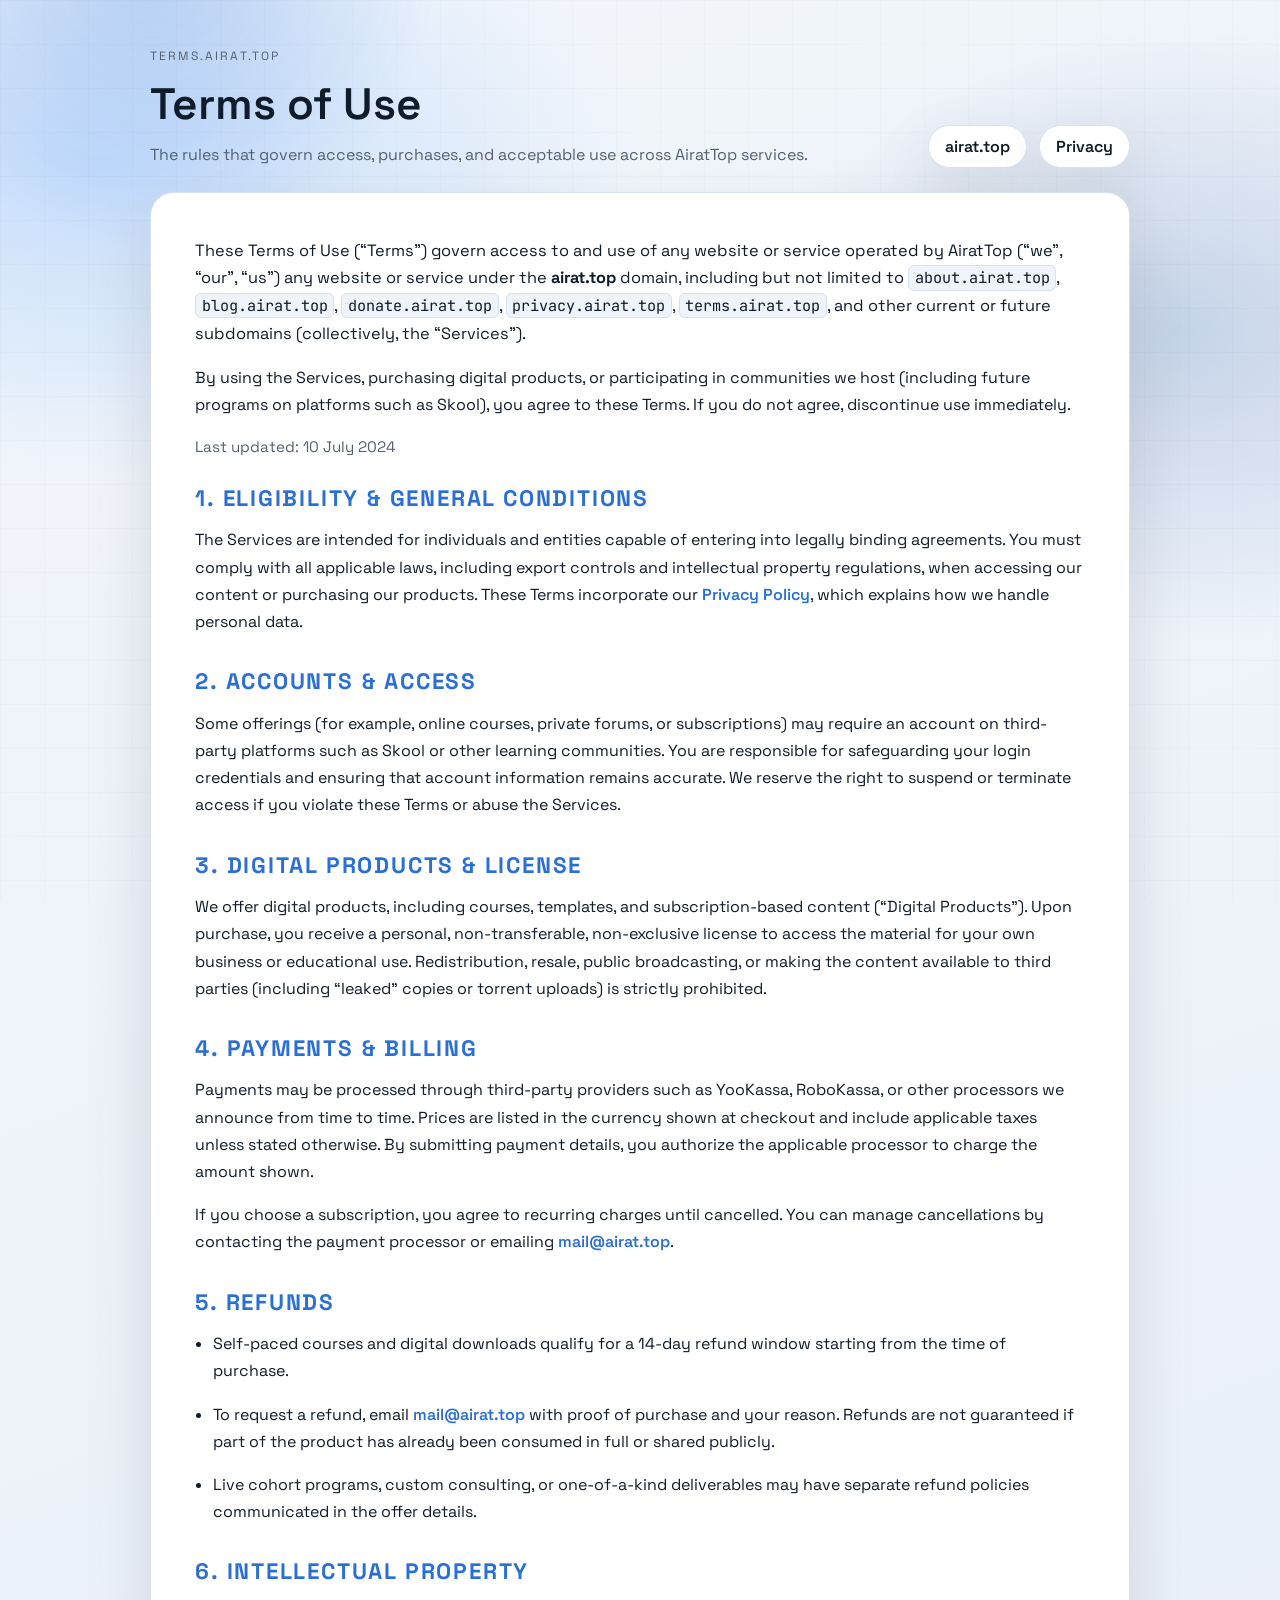
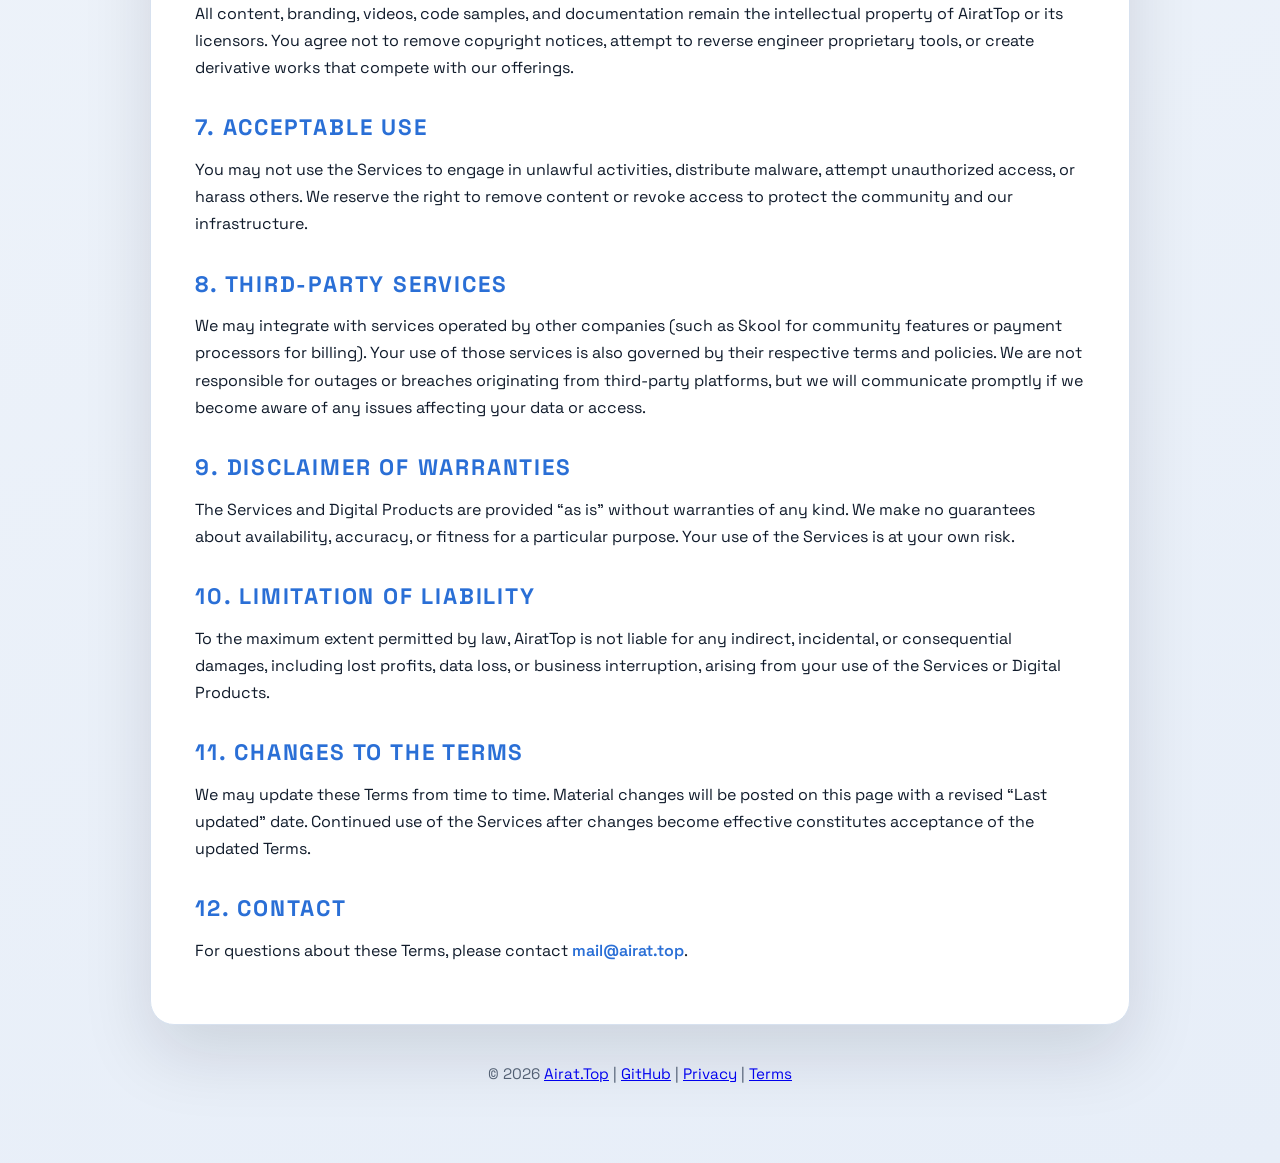
<file: index.html>
<!doctype html>
<html lang="en">
  <head>
    <meta charset="utf-8" />
    <meta name="viewport" content="width=device-width, initial-scale=1" />
    <meta name="description" content="Terms of Use for airat.top and affiliated services operated by AiratTop. Review purchase terms, refunds, acceptable use, and intellectual property guidelines." />
    <title>Terms of Use · AiratTop</title>
    <meta property="og:type" content="website" />
    <meta property="og:title" content="Terms of Use · AiratTop" />
    <meta property="og:description" content="Terms governing digital products, payments, refunds, and acceptable use across airat.top and AiratTop services." />
    <meta property="og:url" content="https://terms.airat.top/" />
    <meta property="twitter:card" content="summary" />
    <meta property="twitter:title" content="Terms of Use · AiratTop" />
    <meta property="twitter:description" content="Terms governing digital products, payments, refunds, and acceptable use across airat.top and AiratTop services." />
    <meta name="msvalidate.01" content="A4ADBC8E0D3C862E117640B06AC788E3" />
    <meta name="google-site-verification" content="zuHpP1sB8u4uv7gVtMj2RNaGCoxq2lGMYENOCMovy1Y" />
    <meta name="yandex-verification" content="6d08a6d5c02c329e" />
    <link rel="canonical" href="https://terms.airat.top/" />
    <link rel="apple-touch-icon" sizes="180x180" href="/apple-touch-icon.png" />
    <link rel="icon" type="image/png" sizes="32x32" href="/favicon-32x32.png" />
    <link rel="icon" type="image/png" sizes="16x16" href="/favicon-16x16.png" />
    <link rel="icon" href="/favicon.ico" />
    <link rel="manifest" href="/site.webmanifest" />

    <link rel="preconnect" href="https://fonts.googleapis.com" />
    <link rel="preconnect" href="https://fonts.gstatic.com" crossorigin />
    <link
      href="https://fonts.googleapis.com/css2?family=Space+Grotesk:wght@400;500;600&family=JetBrains+Mono:wght@400;600&display=swap"
      rel="stylesheet"
    />
    <link rel="stylesheet" href="styles.css" />
    <script async src="https://www.googletagmanager.com/gtag/js?id=G-CVEGGNPJXK"></script>
    <script>
      window.dataLayer = window.dataLayer || [];
      function gtag(){dataLayer.push(arguments);}
      gtag('js', new Date());
      gtag('config', 'G-CVEGGNPJXK');
    </script>
  </head>
  <body>
    <div class="bg-glow" aria-hidden="true"></div>

    <main class="shell">
      <header class="brand">
        <div class="brand-copy">
          <p class="brand-eyebrow">terms.airat.top</p>
          <h1>Terms of Use</h1>
          <p class="brand-subtitle">
            The rules that govern access, purchases, and acceptable use across AiratTop services.
          </p>
        </div>
        <div class="brand-actions">
          <a class="repo-link" href="https://airat.top" target="_blank" rel="noreferrer">airat.top</a>
          <a class="repo-link" href="https://privacy.airat.top" target="_blank" rel="noreferrer privacy-policy">Privacy</a>
        </div>
      </header>

      <article class="content">
        <p class="lead">
          These Terms of Use (“Terms”) govern access to and use of any website or service operated by AiratTop (“we”, “our”, “us”)
          any website or service under the <strong>airat.top</strong> domain, including but not limited to
          <code>about.airat.top</code>, <code>blog.airat.top</code>, <code>donate.airat.top</code>, <code>privacy.airat.top</code>, <code>terms.airat.top</code>, and other current or future subdomains (collectively, the “Services”).
        </p>
        <p>
          By using the Services, purchasing digital products, or participating in communities we host (including future programs on platforms such as Skool), you agree to these Terms. If you do not agree, discontinue use immediately.
        </p>
        <p class="meta">Last updated: <time datetime="2024-07-10">10 July 2024</time></p>

        <section>
          <h2>1. Eligibility & General Conditions</h2>
          <p>
            The Services are intended for individuals and entities capable of entering into legally binding agreements. You must comply with all applicable laws, including export controls and intellectual property regulations, when accessing our content or purchasing our products. These Terms incorporate our <a href="https://privacy.airat.top" target="_blank" rel="noreferrer privacy-policy">Privacy Policy</a>, which explains how we handle personal data.
          </p>
        </section>

        <section>
          <h2>2. Accounts & Access</h2>
          <p>
            Some offerings (for example, online courses, private forums, or subscriptions) may require an account on third-party platforms such as Skool or other learning communities. You are responsible for safeguarding your login credentials and ensuring that account information remains accurate. We reserve the right to suspend or terminate access if you violate these Terms or abuse the Services.
          </p>
        </section>

        <section>
          <h2>3. Digital Products & License</h2>
          <p>
            We offer digital products, including courses, templates, and subscription-based content (“Digital Products”). Upon purchase, you receive a personal, non-transferable, non-exclusive license to access the material for your own business or educational use. Redistribution, resale, public broadcasting, or making the content available to third parties (including “leaked” copies or torrent uploads) is strictly prohibited.
          </p>
        </section>

        <section>
          <h2>4. Payments & Billing</h2>
          <p>
            Payments may be processed through third-party providers such as YooKassa, RoboKassa, or other processors we announce from time to time. Prices are listed in the currency shown at checkout and include applicable taxes unless stated otherwise. By submitting payment details, you authorize the applicable processor to charge the amount shown.
          </p>
          <p>
            If you choose a subscription, you agree to recurring charges until cancelled. You can manage cancellations by contacting the payment processor or emailing <a href="mailto:mail@airat.top">mail@airat.top</a>.
          </p>
        </section>

        <section>
          <h2>5. Refunds</h2>
          <ul>
            <li>Self-paced courses and digital downloads qualify for a 14-day refund window starting from the time of purchase.</li>
            <li>To request a refund, email <a href="mailto:mail@airat.top">mail@airat.top</a> with proof of purchase and your reason. Refunds are not guaranteed if part of the product has already been consumed in full or shared publicly.</li>
            <li>Live cohort programs, custom consulting, or one-of-a-kind deliverables may have separate refund policies communicated in the offer details.</li>
          </ul>
        </section>

        <section>
          <h2>6. Intellectual Property</h2>
          <p>
            All content, branding, videos, code samples, and documentation remain the intellectual property of AiratTop or its licensors. You agree not to remove copyright notices, attempt to reverse engineer proprietary tools, or create derivative works that compete with our offerings.
          </p>
        </section>

        <section>
          <h2>7. Acceptable Use</h2>
          <p>
            You may not use the Services to engage in unlawful activities, distribute malware, attempt unauthorized access, or harass others. We reserve the right to remove content or revoke access to protect the community and our infrastructure.
          </p>
        </section>

        <section>
          <h2>8. Third-Party Services</h2>
          <p>
            We may integrate with services operated by other companies (such as Skool for community features or payment processors for billing). Your use of those services is also governed by their respective terms and policies. We are not responsible for outages or breaches originating from third-party platforms, but we will communicate promptly if we become aware of any issues affecting your data or access.
          </p>
        </section>

        <section>
          <h2>9. Disclaimer of Warranties</h2>
          <p>
            The Services and Digital Products are provided “as is” without warranties of any kind. We make no guarantees about availability, accuracy, or fitness for a particular purpose. Your use of the Services is at your own risk.
          </p>
        </section>

        <section>
          <h2>10. Limitation of Liability</h2>
          <p>
            To the maximum extent permitted by law, AiratTop is not liable for any indirect, incidental, or consequential damages, including lost profits, data loss, or business interruption, arising from your use of the Services or Digital Products.
          </p>
        </section>

        <section>
          <h2>11. Changes to the Terms</h2>
          <p>
            We may update these Terms from time to time. Material changes will be posted on this page with a revised “Last updated” date. Continued use of the Services after changes become effective constitutes acceptance of the updated Terms.
          </p>
        </section>

        <section>
          <h2>12. Contact</h2>
          <p>
            For questions about these Terms, please contact <a href="mailto:mail@airat.top">mail@airat.top</a>.
          </p>
        </section>
      </article>

      <footer class="doc-footer">
        <p>
          © 2026
          <a href="https://airat.top" target="_blank" rel="author">Airat.Top</a>
          |
          <a href="https://github.com/AiratTop/terms.airat.top" target="_blank" rel="noreferrer">GitHub</a>
          |
          <a href="https://privacy.airat.top" target="_blank" rel="noreferrer privacy-policy">Privacy</a>
          |
          <a href="https://terms.airat.top" target="_blank" rel="noreferrer terms-of-service">Terms</a>
        </p>
      </footer>
    </main>
  </body>
</html>
</file>
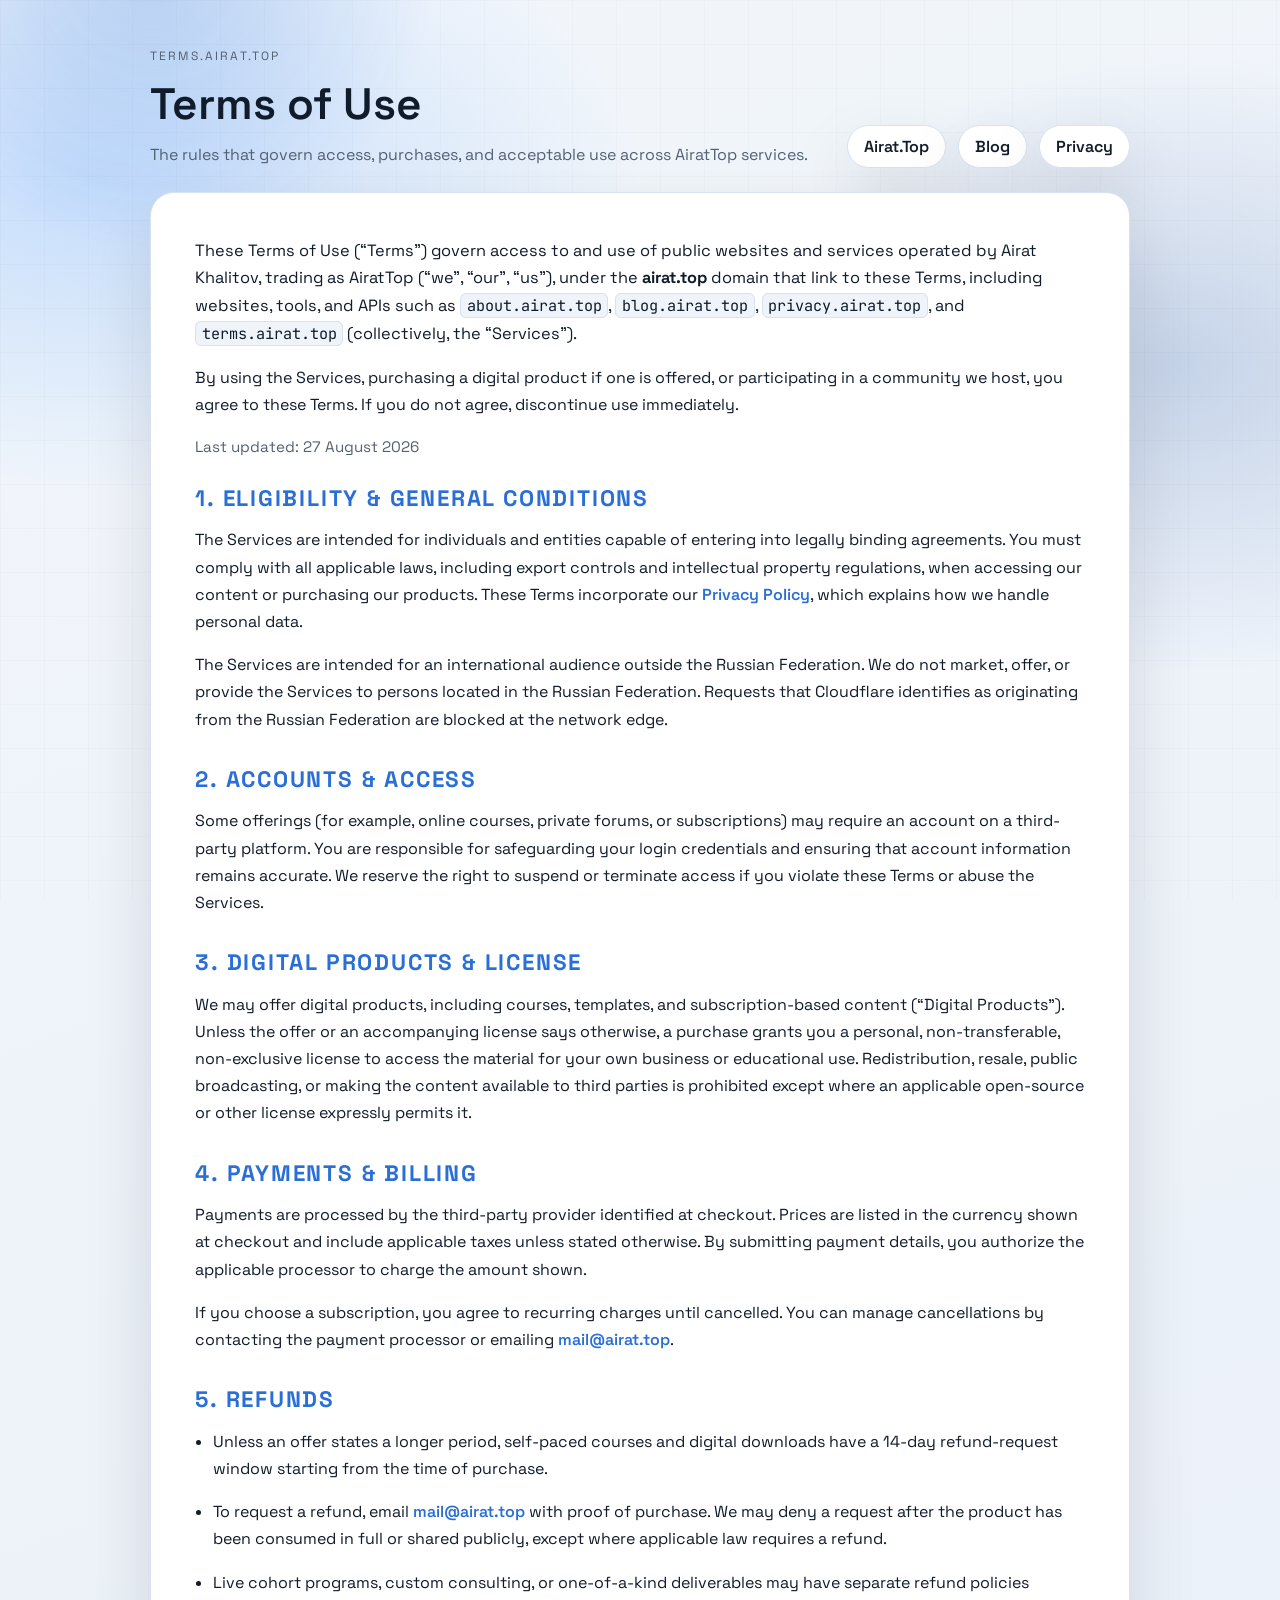
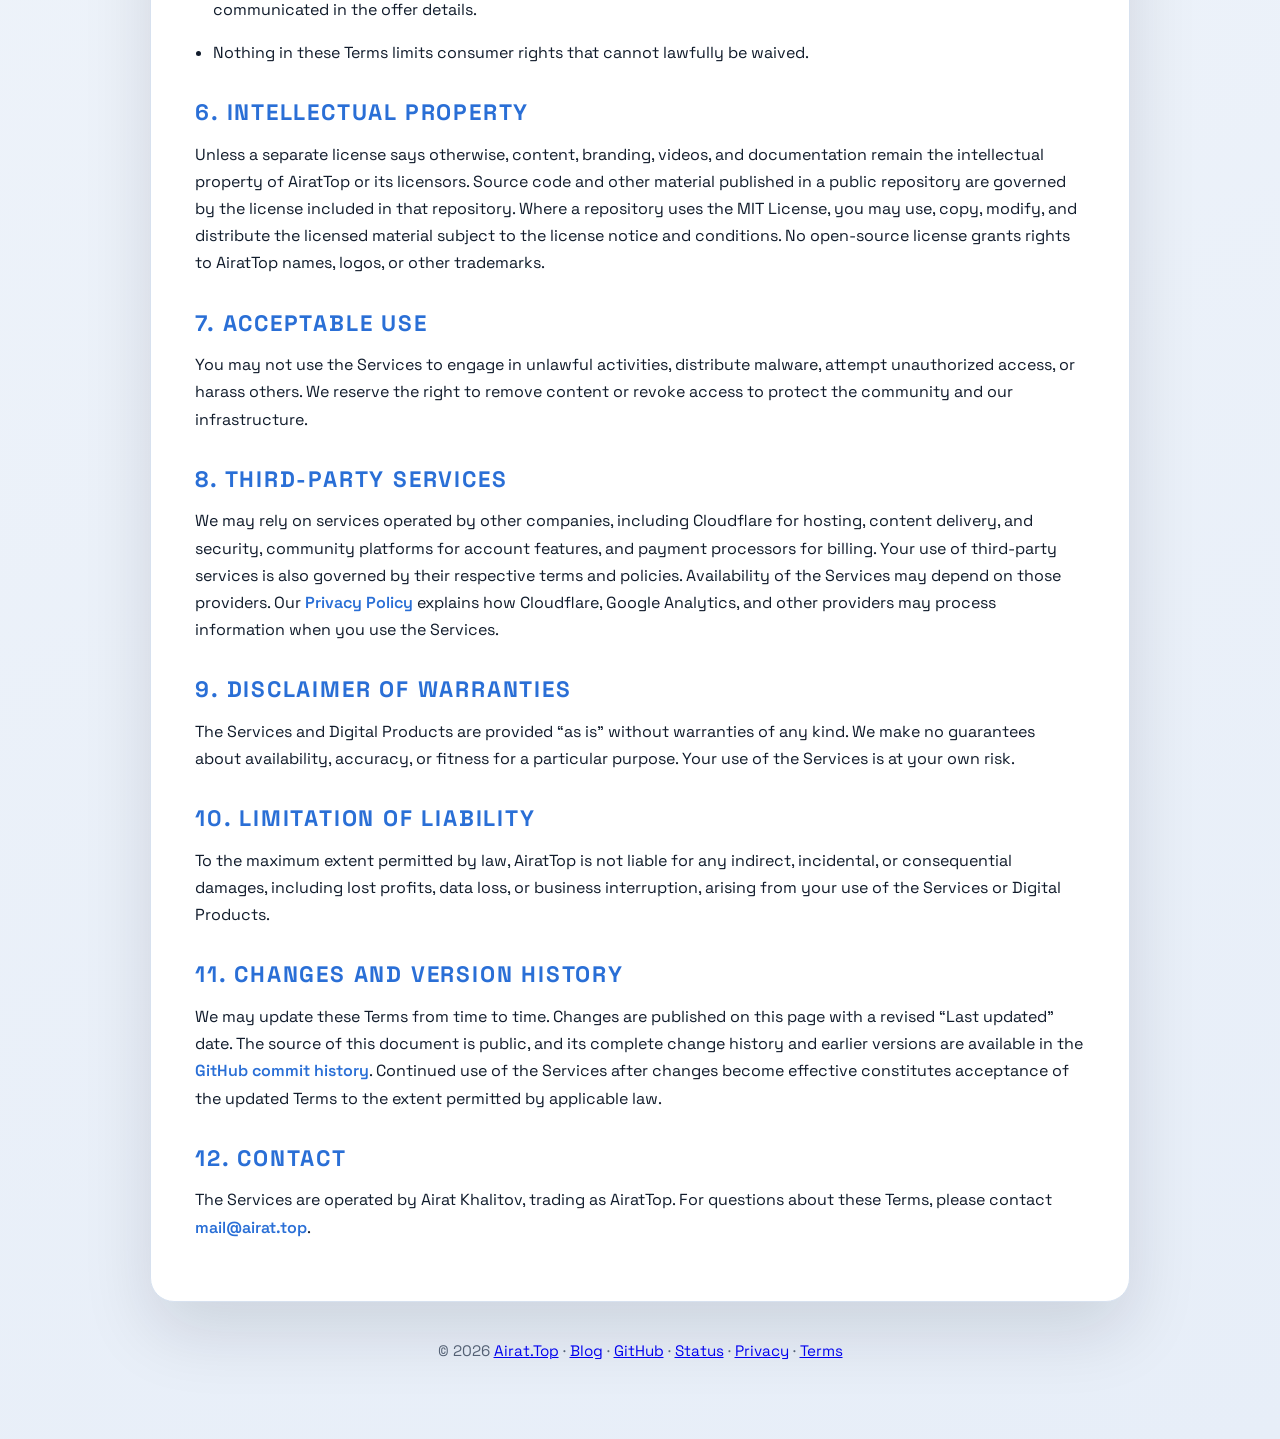
<file: public_html/index.html>
<!doctype html>
<html lang="en">
  <head>
    <meta charset="utf-8" />
    <meta name="viewport" content="width=device-width, initial-scale=1" />
    <meta name="description" content="Terms of Use for airat.top and affiliated services operated by AiratTop. Review purchase terms, refunds, acceptable use, and intellectual property guidelines." />
    <title>Terms of Use · AiratTop</title>
    <meta property="og:type" content="website" />
    <meta property="og:title" content="Terms of Use · AiratTop" />
    <meta property="og:description" content="Terms governing digital products, payments, refunds, and acceptable use across airat.top and AiratTop services." />
    <meta property="og:url" content="https://terms.airat.top/" />
    <meta property="twitter:card" content="summary" />
    <meta property="twitter:title" content="Terms of Use · AiratTop" />
    <meta property="twitter:description" content="Terms governing digital products, payments, refunds, and acceptable use across airat.top and AiratTop services." />
    <meta name="msvalidate.01" content="A4ADBC8E0D3C862E117640B06AC788E3" />
    <meta name="google-site-verification" content="zuHpP1sB8u4uv7gVtMj2RNaGCoxq2lGMYENOCMovy1Y" />
    <meta name="p:domain_verify" content="ebe9e31b6c3867c499c054b525b7a05e"/>
    <meta name="facebook-domain-verification" content="ryfu2mm7crofv3phwp0i41ybidgjit" />
    <link rel="canonical" href="https://terms.airat.top/" />
    <link rel="apple-touch-icon" sizes="180x180" href="/apple-touch-icon.png" />
    <link rel="icon" type="image/png" sizes="32x32" href="/favicon-32x32.png" />
    <link rel="icon" type="image/png" sizes="16x16" href="/favicon-16x16.png" />
    <link rel="icon" href="/favicon.ico" />
    <link rel="manifest" href="/site.webmanifest" />

    <link rel="preconnect" href="https://fonts.googleapis.com" />
    <link rel="preconnect" href="https://fonts.gstatic.com" crossorigin />
    <link
      href="https://fonts.googleapis.com/css2?family=Space+Grotesk:wght@400;500;600&amp;family=JetBrains+Mono:wght@400;600&amp;display=swap"
      rel="stylesheet"
    />
    <link rel="stylesheet" href="styles.css" />
    <!-- GoogleAnalytics counter -->
    <script async src="https://www.googletagmanager.com/gtag/js?id=G-CVEGGNPJXK"></script>
    <script>
      window.dataLayer = window.dataLayer || [];
      function gtag(){dataLayer.push(arguments);}
      gtag('js', new Date());
      gtag('config', 'G-CVEGGNPJXK');
    </script>
    <!-- /GoogleAnalytics counter -->
  </head>
  <body>
    <div class="bg-glow" aria-hidden="true"></div>

    <main class="shell">
      <header class="brand">
        <div class="brand-copy">
          <p class="brand-eyebrow">terms.airat.top</p>
          <h1>Terms of Use</h1>
          <p class="brand-subtitle">
            The rules that govern access, purchases, and acceptable use across AiratTop services.
          </p>
        </div>
        <div class="brand-actions">
          <a class="repo-link" href="https://airat.top" target="_blank" rel="author">Airat.Top</a>
          <a class="repo-link" href="https://blog.airat.top" target="_blank" rel="noreferrer">Blog</a>
          <a class="repo-link" href="https://privacy.airat.top" target="_blank" rel="noreferrer privacy-policy">Privacy</a>
        </div>
      </header>

      <article class="content">
        <p class="lead">
          These Terms of Use (“Terms”) govern access to and use of public websites and services operated by Airat Khalitov, trading
          as AiratTop (“we”, “our”, “us”), under the <strong>airat.top</strong> domain that link to these Terms, including websites,
          tools, and APIs such as <code>about.airat.top</code>, <code>blog.airat.top</code>, <code>privacy.airat.top</code>, and
          <code>terms.airat.top</code> (collectively, the “Services”).
        </p>
        <p>
          By using the Services, purchasing a digital product if one is offered, or participating in a community we host, you
          agree to these Terms. If you do not agree, discontinue use immediately.
        </p>
        <p class="meta">Last updated: <time datetime="2026-08-27">27 August 2026</time></p>

        <section>
          <h2>1. Eligibility &amp; General Conditions</h2>
          <p>
            The Services are intended for individuals and entities capable of entering into legally binding agreements. You must comply with all applicable laws, including export controls and intellectual property regulations, when accessing our content or purchasing our products. These Terms incorporate our <a href="https://privacy.airat.top" target="_blank" rel="noreferrer privacy-policy">Privacy Policy</a>, which explains how we handle personal data.
          </p>
          <p>
            The Services are intended for an international audience outside the Russian Federation. We do not market, offer, or
            provide the Services to persons located in the Russian Federation. Requests that Cloudflare identifies as originating
            from the Russian Federation are blocked at the network edge.
          </p>
        </section>

        <section>
          <h2>2. Accounts &amp; Access</h2>
          <p>
            Some offerings (for example, online courses, private forums, or subscriptions) may require an account on a third-party
            platform. You are responsible for safeguarding your login credentials and ensuring that account information remains
            accurate. We reserve the right to suspend or terminate access if you violate these Terms or abuse the Services.
          </p>
        </section>

        <section>
          <h2>3. Digital Products &amp; License</h2>
          <p>
            We may offer digital products, including courses, templates, and subscription-based content (“Digital Products”).
            Unless the offer or an accompanying license says otherwise, a purchase grants you a personal, non-transferable,
            non-exclusive license to access the material for your own business or educational use. Redistribution, resale, public
            broadcasting, or making the content available to third parties is prohibited except where an applicable open-source or
            other license expressly permits it.
          </p>
        </section>

        <section>
          <h2>4. Payments &amp; Billing</h2>
          <p>
            Payments are processed by the third-party provider identified at checkout. Prices are listed in the currency shown at
            checkout and include applicable taxes unless stated otherwise. By submitting payment details, you authorize the
            applicable processor to charge the amount shown.
          </p>
          <p>
            If you choose a subscription, you agree to recurring charges until cancelled. You can manage cancellations by contacting the payment processor or emailing <a href="mailto:mail@airat.top">mail@airat.top</a>.
          </p>
        </section>

        <section>
          <h2>5. Refunds</h2>
          <ul>
            <li>Unless an offer states a longer period, self-paced courses and digital downloads have a 14-day refund-request window starting from the time of purchase.</li>
            <li>To request a refund, email <a href="mailto:mail@airat.top">mail@airat.top</a> with proof of purchase. We may deny a request after the product has been consumed in full or shared publicly, except where applicable law requires a refund.</li>
            <li>Live cohort programs, custom consulting, or one-of-a-kind deliverables may have separate refund policies communicated in the offer details.</li>
            <li>Nothing in these Terms limits consumer rights that cannot lawfully be waived.</li>
          </ul>
        </section>

        <section>
          <h2>6. Intellectual Property</h2>
          <p>
            Unless a separate license says otherwise, content, branding, videos, and documentation remain the intellectual
            property of AiratTop or its licensors. Source code and other material published in a public repository are governed by
            the license included in that repository. Where a repository uses the MIT License, you may use, copy, modify, and
            distribute the licensed material subject to the license notice and conditions. No open-source license grants rights to
            AiratTop names, logos, or other trademarks.
          </p>
        </section>

        <section>
          <h2>7. Acceptable Use</h2>
          <p>
            You may not use the Services to engage in unlawful activities, distribute malware, attempt unauthorized access, or harass others. We reserve the right to remove content or revoke access to protect the community and our infrastructure.
          </p>
        </section>

        <section>
          <h2>8. Third-Party Services</h2>
          <p>
            We may rely on services operated by other companies, including Cloudflare for hosting, content delivery, and security,
            community platforms for account features, and payment processors for billing. Your use of third-party services is also
            governed by their respective terms and policies. Availability of the Services may depend on those providers. Our
            <a href="https://privacy.airat.top" target="_blank" rel="noreferrer privacy-policy">Privacy Policy</a> explains how
            Cloudflare, Google Analytics, and other providers may process information when you use the Services.
          </p>
        </section>

        <section>
          <h2>9. Disclaimer of Warranties</h2>
          <p>
            The Services and Digital Products are provided “as is” without warranties of any kind. We make no guarantees about availability, accuracy, or fitness for a particular purpose. Your use of the Services is at your own risk.
          </p>
        </section>

        <section>
          <h2>10. Limitation of Liability</h2>
          <p>
            To the maximum extent permitted by law, AiratTop is not liable for any indirect, incidental, or consequential damages, including lost profits, data loss, or business interruption, arising from your use of the Services or Digital Products.
          </p>
        </section>

        <section>
          <h2>11. Changes and Version History</h2>
          <p>
            We may update these Terms from time to time. Changes are published on this page with a revised “Last updated” date.
            The source of this document is public, and its complete change history and earlier versions are available in the
            <a href="https://github.com/AiratTop/terms.airat.top/commits/main/public_html/index.html" target="_blank" rel="noreferrer">GitHub commit history</a>.
            Continued use of the Services after changes become effective constitutes acceptance of the updated Terms to the extent
            permitted by applicable law.
          </p>
        </section>

        <section>
          <h2>12. Contact</h2>
          <p>
            The Services are operated by Airat Khalitov, trading as AiratTop. For questions about these Terms, please contact
            <a href="mailto:mail@airat.top">mail@airat.top</a>.
          </p>
        </section>
      </article>

      <footer class="doc-footer">
        <p>
          © 2026
          <a href="https://airat.top" target="_blank" rel="author">Airat.Top</a>
          ·
          <a href="https://blog.airat.top" target="_blank" rel="noreferrer">Blog</a>
          ·
          <a href="https://github.com/AiratTop/terms.airat.top" target="_blank" rel="noreferrer">GitHub</a>
          ·
          <a href="https://status.airat.top" target="_blank" rel="noreferrer">Status</a>
          ·
          <a href="https://privacy.airat.top" target="_blank" rel="noreferrer privacy-policy">Privacy</a>
          ·
          <a href="https://terms.airat.top" target="_blank" rel="noreferrer terms-of-service">Terms</a>
        </p>
      </footer>
    </main>
  </body>
</html>
</file>
<file: styles.css>
:root {
  color-scheme: light dark;
  --bg: #f2f6fb;
  --bg-strong: #e7eef8;
  --surface: #ffffff;
  --surface-strong: #eff4fb;
  --text: #101b2b;
  --muted: #536074;
  --accent: #2a6fd6;
  --accent-strong: #1b4f9a;
  --border: #d7e1ef;
  --shadow: 0 30px 70px rgba(9, 18, 33, 0.12);
  --chip: #e7effb;
  --focus: rgba(42, 111, 214, 0.25);
  --grid: rgba(12, 18, 35, 0.05);
  --action-primary-bg: linear-gradient(135deg, #3a86ff, #2a6fd6);
  --action-primary-text: #f5f8ff;
}

@media (prefers-color-scheme: dark) {
  :root {
    --bg: #0b111a;
    --bg-strong: #0f1724;
    --surface: #141e2c;
    --surface-strong: #1a2536;
    --text: #e6edf7;
    --muted: #9fb0c7;
    --accent: #61a8ff;
    --accent-strong: #2f6bd1;
    --border: #233049;
    --shadow: 0 30px 80px rgba(0, 0, 0, 0.45);
    --chip: #1b263a;
    --focus: rgba(97, 168, 255, 0.25);
    --grid: rgba(255, 255, 255, 0.05);
    --action-primary-bg: linear-gradient(135deg, #6cb2ff, #3a7de0);
    --action-primary-text: #071018;
  }
}

* {
  box-sizing: border-box;
}

body {
  margin: 0;
  min-height: 100vh;
  font-family: "Space Grotesk", "Segoe UI", sans-serif;
  color: var(--text);
  background: radial-gradient(900px 520px at 8% 6%, rgba(66, 149, 255, 0.25), transparent 60%),
    radial-gradient(700px 520px at 92% 12%, rgba(28, 78, 160, 0.2), transparent 60%),
    linear-gradient(160deg, var(--bg), var(--bg-strong));
  display: flex;
  align-items: flex-start;
  justify-content: center;
  padding: 48px 20px 64px;
}

body::before {
  content: "";
  position: fixed;
  inset: 0;
  background-image: linear-gradient(var(--grid) 1px, transparent 1px),
    linear-gradient(90deg, var(--grid) 1px, transparent 1px);
  background-size: 44px 44px;
  pointer-events: none;
  opacity: 0.35;
  z-index: 0;
}

.bg-glow {
  position: fixed;
  inset: -35% auto auto -10%;
  width: 560px;
  height: 560px;
  background: radial-gradient(circle at center, rgba(58, 134, 255, 0.3), transparent 70%);
  filter: blur(20px);
  opacity: 0.8;
  pointer-events: none;
  animation: drift 18s ease-in-out infinite;
  z-index: 0;
}

@media (prefers-color-scheme: light) {
  .bg-glow {
    background: radial-gradient(circle at center, rgba(42, 111, 214, 0.28), transparent 70%);
  }
}

@keyframes drift {
  0% {
    transform: translate3d(0, 0, 0);
  }
  50% {
    transform: translate3d(40px, 20px, 0);
  }
  100% {
    transform: translate3d(0, 0, 0);
  }
}

.shell {
  width: min(980px, 100%);
  display: grid;
  gap: 24px;
  position: relative;
  z-index: 1;
}

.brand {
  display: flex;
  align-items: flex-end;
  justify-content: space-between;
  gap: 16px;
}

.brand-centered {
  flex-direction: column;
  align-items: center;
  text-align: center;
}

.brand-copy {
  max-width: 680px;
}

.brand-eyebrow {
  text-transform: uppercase;
  letter-spacing: 0.18em;
  font-size: 12px;
  color: var(--muted);
  margin: 0 0 12px;
}

.brand h1 {
  margin: 0 0 10px;
  font-size: clamp(28px, 4vw, 44px);
  font-weight: 600;
}

.brand-subtitle {
  margin: 0;
  color: var(--muted);
  font-size: 16px;
  line-height: 1.6;
}

.brand-actions {
  display: flex;
  align-items: center;
  gap: 12px;
  flex-wrap: nowrap;
}

.brand-centered .brand-actions {
  justify-content: center;
}

.repo-link {
  appearance: none;
  text-decoration: none;
  color: var(--text);
  font-weight: 600;
  padding: 10px 16px;
  border-radius: 999px;
  border: 1px solid var(--border);
  background: var(--surface);
  box-shadow: var(--shadow);
  display: inline-flex;
  align-items: center;
  justify-content: center;
  cursor: pointer;
  transition: transform 0.2s ease, border-color 0.2s ease, color 0.2s ease;
}

.repo-link:hover {
  transform: translateY(-1px);
  border-color: var(--accent);
  color: var(--accent);
}

.content {
  background: var(--surface);
  border-radius: 24px;
  border: 1px solid var(--border);
  padding: clamp(1.75rem, 2.2vw + 1rem, 3rem);
  box-shadow: var(--shadow);
}

.content .lead {
  margin-top: 0;
  font-size: 1.02rem;
  color: var(--text);
}

.content .meta {
  margin: 0 0 1.5rem;
  color: var(--muted);
  font-size: 0.95rem;
}

.content h2 {
  margin: 2rem 0 0.85rem;
  font-size: clamp(1.05rem, 1.2vw + 0.95rem, 1.4rem);
  letter-spacing: 0.08em;
  text-transform: uppercase;
  color: var(--accent);
}

.content > section:first-of-type h2 {
  margin-top: 1rem;
}

.content p,
.content li {
  margin: 0 0 1rem;
  line-height: 1.7;
}

.content ul {
  padding-left: 1.1rem;
  margin: 0 0 1.5rem;
}

.content a {
  color: var(--accent);
  text-decoration: none;
  font-weight: 600;
}

.content a:hover {
  text-decoration: underline;
}

.content code {
  font-family: "JetBrains Mono", "SFMono-Regular", Menlo, Consolas, monospace;
  font-size: 0.95rem;
  padding: 0.08rem 0.35rem;
  border-radius: 6px;
  border: 1px solid var(--border);
  background: var(--surface-strong);
}

.doc-footer {
  text-align: center;
  color: var(--muted);
  font-size: 0.95rem;
}

.wallets {
  display: grid;
  gap: 16px;
  margin-top: 1.5rem;
}

.wallet-card {
  padding: 1.25rem;
  border-radius: 16px;
  border: 1px solid var(--border);
  background: var(--surface-strong);
  transition: transform 0.2s ease, border-color 0.2s ease;
}

.wallet-card:hover,
.wallet-card:focus-within {
  transform: translateY(-3px);
  border-color: var(--accent);
}

.wallet-card h2 {
  margin: 0 0 0.75rem;
  font-size: 0.95rem;
}

.address-row {
  display: flex;
  gap: 0.75rem;
  flex-wrap: nowrap;
  align-items: center;
}

.address {
  margin: 0;
  font-family: "JetBrains Mono", "SFMono-Regular", Menlo, Consolas, monospace;
  font-size: 0.95rem;
  word-break: break-word;
  line-height: 1.5;
}

.copy-button {
  border: none;
  border-radius: 999px;
  padding: 0.45rem 1.1rem;
  font-size: 0.75rem;
  font-weight: 600;
  letter-spacing: 0.08em;
  text-transform: uppercase;
  color: var(--action-primary-text);
  background: var(--action-primary-bg);
  cursor: pointer;
  transition: transform 150ms ease, box-shadow 150ms ease;
  box-shadow: 0 12px 24px rgba(31, 111, 139, 0.2);
}

.copy-button:hover,
.copy-button:focus-visible {
  transform: translateY(-1px);
  box-shadow: 0 16px 30px rgba(31, 111, 139, 0.3);
  outline: none;
}

.copy-button:active {
  transform: translateY(0);
  box-shadow: none;
}

.copy-button.copied {
  background: linear-gradient(135deg, #22c55e, #16a34a);
  color: #081a0d;
}

.hint {
  margin-top: 0.75rem;
  font-size: 0.85rem;
  color: var(--muted);
}

.avatar {
  width: 110px;
  height: 110px;
  border-radius: 50%;
  overflow: hidden;
  border: 3px solid rgba(56, 189, 248, 0.2);
  box-shadow: 0 12px 28px rgba(9, 18, 33, 0.35);
}

.avatar img {
  width: 100%;
  height: 100%;
  object-fit: cover;
  display: block;
}

@media (max-width: 900px) {
  .brand-actions {
    flex-wrap: wrap;
  }
}

@media (max-width: 760px) {
  .brand {
    flex-direction: column;
    align-items: flex-start;
  }

  .brand.brand-centered {
    align-items: center;
    text-align: center;
  }

  .brand.brand-centered .brand-actions {
    justify-content: center;
  }

  .brand-actions {
    width: 100%;
  }
}

@media (prefers-reduced-motion: reduce) {
  * {
    transition-duration: 0.01ms !important;
    scroll-behavior: auto !important;
    animation-duration: 0.01ms !important;
  }
}
</file>
<file: public_html/styles.css>
:root {
  color-scheme: light dark;
  --bg: #f2f6fb;
  --bg-strong: #e7eef8;
  --surface: #ffffff;
  --surface-strong: #eff4fb;
  --text: #101b2b;
  --muted: #536074;
  --accent: #2a6fd6;
  --accent-strong: #1b4f9a;
  --border: #d7e1ef;
  --shadow: 0 30px 70px rgba(9, 18, 33, 0.12);
  --chip: #e7effb;
  --focus: rgba(42, 111, 214, 0.25);
  --grid: rgba(12, 18, 35, 0.05);
  --action-primary-bg: linear-gradient(135deg, #3a86ff, #2a6fd6);
  --action-primary-text: #f5f8ff;
}

@media (prefers-color-scheme: dark) {
  :root {
    --bg: #0b111a;
    --bg-strong: #0f1724;
    --surface: #141e2c;
    --surface-strong: #1a2536;
    --text: #e6edf7;
    --muted: #9fb0c7;
    --accent: #61a8ff;
    --accent-strong: #2f6bd1;
    --border: #233049;
    --shadow: 0 30px 80px rgba(0, 0, 0, 0.45);
    --chip: #1b263a;
    --focus: rgba(97, 168, 255, 0.25);
    --grid: rgba(255, 255, 255, 0.05);
    --action-primary-bg: linear-gradient(135deg, #6cb2ff, #3a7de0);
    --action-primary-text: #071018;
  }
}

* {
  box-sizing: border-box;
}

body {
  margin: 0;
  min-height: 100vh;
  font-family: "Space Grotesk", "Segoe UI", sans-serif;
  color: var(--text);
  background: radial-gradient(900px 520px at 8% 6%, rgba(66, 149, 255, 0.25), transparent 60%),
    radial-gradient(700px 520px at 92% 12%, rgba(28, 78, 160, 0.2), transparent 60%),
    linear-gradient(160deg, var(--bg), var(--bg-strong));
  display: flex;
  align-items: flex-start;
  justify-content: center;
  padding: 48px 20px 64px;
}

body::before {
  content: "";
  position: fixed;
  inset: 0;
  background-image: linear-gradient(var(--grid) 1px, transparent 1px),
    linear-gradient(90deg, var(--grid) 1px, transparent 1px);
  background-size: 44px 44px;
  pointer-events: none;
  opacity: 0.35;
  z-index: 0;
}

.bg-glow {
  position: fixed;
  inset: -35% auto auto -10%;
  width: 560px;
  height: 560px;
  background: radial-gradient(circle at center, rgba(58, 134, 255, 0.3), transparent 70%);
  filter: blur(20px);
  opacity: 0.8;
  pointer-events: none;
  animation: drift 18s ease-in-out infinite;
  z-index: 0;
}

@media (prefers-color-scheme: light) {
  .bg-glow {
    background: radial-gradient(circle at center, rgba(42, 111, 214, 0.28), transparent 70%);
  }
}

@keyframes drift {
  0% {
    transform: translate3d(0, 0, 0);
  }
  50% {
    transform: translate3d(40px, 20px, 0);
  }
  100% {
    transform: translate3d(0, 0, 0);
  }
}

.shell {
  width: min(980px, 100%);
  display: grid;
  gap: 24px;
  position: relative;
  z-index: 1;
}

.brand {
  display: flex;
  align-items: flex-end;
  justify-content: space-between;
  gap: 16px;
}

.brand-centered {
  flex-direction: column;
  align-items: center;
  text-align: center;
}

.brand-copy {
  max-width: 680px;
}

.brand-eyebrow {
  text-transform: uppercase;
  letter-spacing: 0.18em;
  font-size: 12px;
  color: var(--muted);
  margin: 0 0 12px;
}

.brand h1 {
  margin: 0 0 10px;
  font-size: clamp(28px, 4vw, 44px);
  font-weight: 600;
}

.brand-subtitle {
  margin: 0;
  color: var(--muted);
  font-size: 16px;
  line-height: 1.6;
}

.brand-actions {
  display: flex;
  align-items: center;
  gap: 12px;
  flex-wrap: nowrap;
}

.brand-centered .brand-actions {
  justify-content: center;
}

.repo-link {
  appearance: none;
  text-decoration: none;
  color: var(--text);
  font-weight: 600;
  padding: 10px 16px;
  border-radius: 999px;
  border: 1px solid var(--border);
  background: var(--surface);
  box-shadow: var(--shadow);
  display: inline-flex;
  align-items: center;
  justify-content: center;
  cursor: pointer;
  transition: transform 0.2s ease, border-color 0.2s ease, color 0.2s ease;
}

.repo-link:hover {
  transform: translateY(-1px);
  border-color: var(--accent);
  color: var(--accent);
}

.content {
  background: var(--surface);
  border-radius: 24px;
  border: 1px solid var(--border);
  padding: clamp(1.75rem, 2.2vw + 1rem, 3rem);
  box-shadow: var(--shadow);
}

.content .lead {
  margin-top: 0;
  font-size: 1.02rem;
  color: var(--text);
}

.content .meta {
  margin: 0 0 1.5rem;
  color: var(--muted);
  font-size: 0.95rem;
}

.content h2 {
  margin: 2rem 0 0.85rem;
  font-size: clamp(1.05rem, 1.2vw + 0.95rem, 1.4rem);
  letter-spacing: 0.08em;
  text-transform: uppercase;
  color: var(--accent);
}

.content > section:first-of-type h2 {
  margin-top: 1rem;
}

.content p,
.content li {
  margin: 0 0 1rem;
  line-height: 1.7;
}

.content ul {
  padding-left: 1.1rem;
  margin: 0 0 1.5rem;
}

.content a {
  color: var(--accent);
  text-decoration: none;
  font-weight: 600;
}

.content a:hover {
  text-decoration: underline;
}

.content code {
  font-family: "JetBrains Mono", "SFMono-Regular", Menlo, Consolas, monospace;
  font-size: 0.95rem;
  padding: 0.08rem 0.35rem;
  border-radius: 6px;
  border: 1px solid var(--border);
  background: var(--surface-strong);
}

.doc-footer {
  text-align: center;
  color: var(--muted);
  font-size: 0.95rem;
}

.wallets {
  display: grid;
  gap: 16px;
  margin-top: 1.5rem;
}

.wallet-card {
  padding: 1.25rem;
  border-radius: 16px;
  border: 1px solid var(--border);
  background: var(--surface-strong);
  transition: transform 0.2s ease, border-color 0.2s ease;
}

.wallet-card:hover,
.wallet-card:focus-within {
  transform: translateY(-3px);
  border-color: var(--accent);
}

.wallet-card h2 {
  margin: 0 0 0.75rem;
  font-size: 0.95rem;
}

.address-row {
  display: flex;
  gap: 0.75rem;
  flex-wrap: nowrap;
  align-items: center;
}

.address {
  margin: 0;
  font-family: "JetBrains Mono", "SFMono-Regular", Menlo, Consolas, monospace;
  font-size: 0.95rem;
  word-break: break-word;
  line-height: 1.5;
}

.copy-button {
  border: none;
  border-radius: 999px;
  padding: 0.45rem 1.1rem;
  font-size: 0.75rem;
  font-weight: 600;
  letter-spacing: 0.08em;
  text-transform: uppercase;
  color: var(--action-primary-text);
  background: var(--action-primary-bg);
  cursor: pointer;
  transition: transform 150ms ease, box-shadow 150ms ease;
  box-shadow: 0 12px 24px rgba(31, 111, 139, 0.2);
}

.copy-button:hover,
.copy-button:focus-visible {
  transform: translateY(-1px);
  box-shadow: 0 16px 30px rgba(31, 111, 139, 0.3);
  outline: none;
}

.copy-button:active {
  transform: translateY(0);
  box-shadow: none;
}

.copy-button.copied {
  background: linear-gradient(135deg, #22c55e, #16a34a);
  color: #081a0d;
}

.hint {
  margin-top: 0.75rem;
  font-size: 0.85rem;
  color: var(--muted);
}

.avatar {
  width: 110px;
  height: 110px;
  border-radius: 50%;
  overflow: hidden;
  border: 3px solid rgba(56, 189, 248, 0.2);
  box-shadow: 0 12px 28px rgba(9, 18, 33, 0.35);
}

.avatar img {
  width: 100%;
  height: 100%;
  object-fit: cover;
  display: block;
}

@media (max-width: 900px) {
  .brand-actions {
    flex-wrap: wrap;
  }
}

@media (max-width: 760px) {
  .brand {
    flex-direction: column;
    align-items: flex-start;
  }

  .brand.brand-centered {
    align-items: center;
    text-align: center;
  }

  .brand.brand-centered .brand-actions {
    justify-content: center;
  }

  .brand-actions {
    width: 100%;
  }
}

@media (prefers-reduced-motion: reduce) {
  * {
    transition-duration: 0.01ms !important;
    scroll-behavior: auto !important;
    animation-duration: 0.01ms !important;
  }
}
</file>
